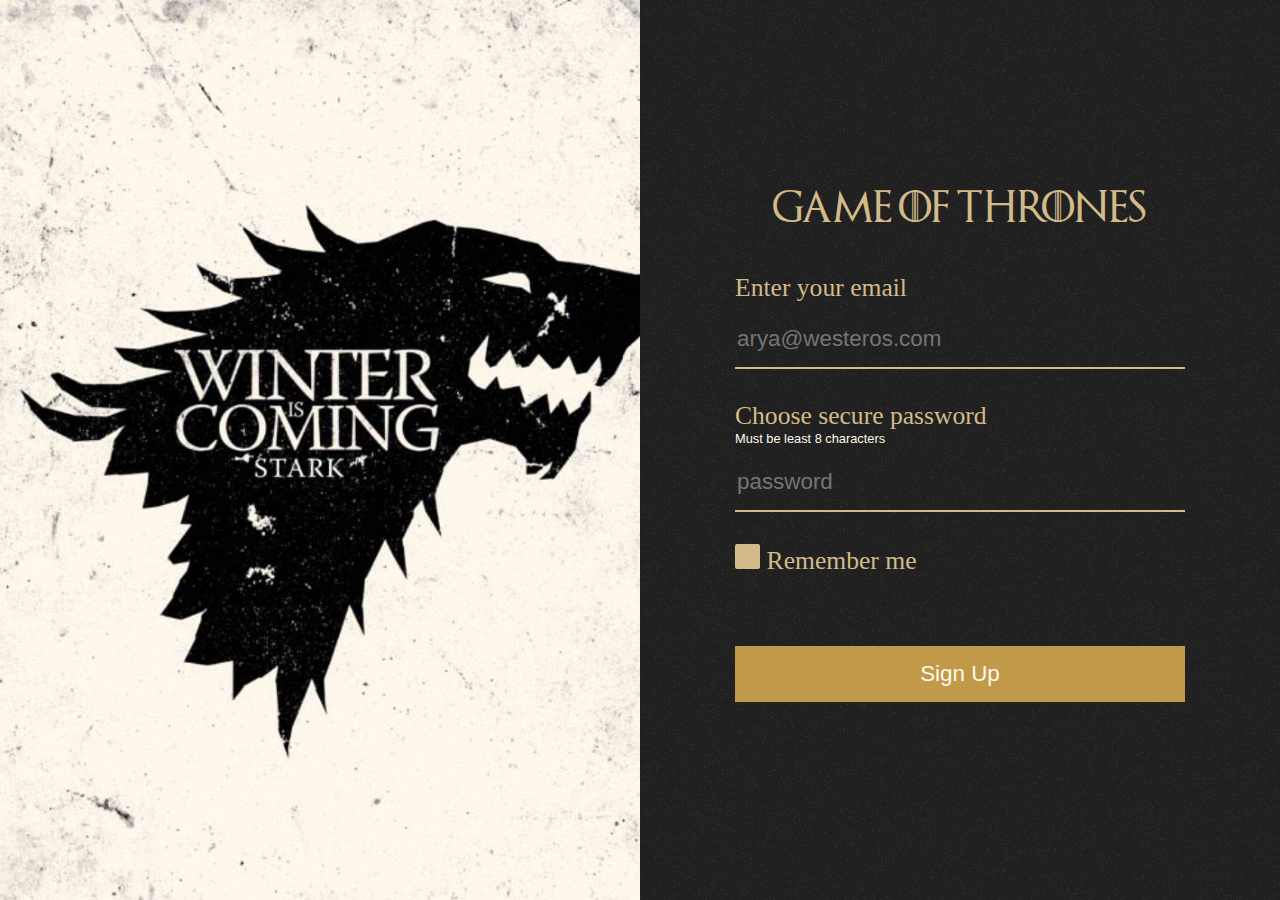
<file: game_of_thrones/index.html>
<!DOCTYPE>
<html>
	<head>
		<title>task4</title>
		<link  href = "./style.css"  type = "text/css"  rel = "stylesheet" >
	</head>
	<body>
		<div class="left box">
			
		</div>
		<div class="right box">
			
			<form>
				<h1>game of thrones</h1>
				<label for="email">Enter your email</label>
				<input type="email" id="email" placeholder="arya@westeros.com">
				<hr color="#d3bb89">
				<label for="password">Choose secure password<br><span>Must be least 8 characters</span></label>
				<input type="password" placeholder="password" minlength="8" id="password">
				<hr color="#d3bb89">
				<label >
				<input type="checkbox" class="checkbox" id="checkbox"><span class="mycheckbox"></span>
				Remember me</label>
				<input type="submit" value="Sign Up" class="button">
			</form>
			
			
			<!--
			<form>
				<h1>game of thrones</h1>
				<p>You've successfully joined the game.<br>
					Tell us more about yourself.</p>
				<label>Who are you?<br><span>Alpha-numeric username</span></label>
				<input type="text" placeholder="arya">
				<hr color="#d3bb89">
				<label>Your Great House</label>
				<select>
					<option value="">Select House</option>
					<option value="1">House-1</option>
					<option value="2">House-2</option>
				</select>
				<hr color="#d3bb89">
				<label>Your preferences, hoddies, wishes, etc.</label>
				<textarea rows="2" placeholder="I have a long TOKILL list..."></textarea>
				<hr color="#d3bb89">
				<input type="submit" value="Save" class="button">
			</form>
			-->
		</div>
	</body>
</html>
</file>
<file: game_of_thrones/style.css>
body{
	margin: 0;
	background-image: url(./fon.png);
	width: 100%;
  	height: 100%;
}
@font-face {
    font-family: "Gameof"; 
		src: url("./GameofThrones.ttf") format('truetype');
}
.box{
	width: 50%;
	height: 100%;
}

.left{
	background-image: url(./logo.jpg) ;
	float:left;
	background-position: center;
	background-size: cover;
}

.right{
	color:#d3bb89;
	float:right;
	display: flex;
  	align-items: center;
  	justify-content: center;
}


.button{
	background-color: #c19a49;
	padding: 15px;
  	width: 450px;
  	margin-top: 70px;
	cursor:pointer;
}

label{
	font-size:1.6em;
}
hr{
	margin-bottom:2em;
}
span{
	font-size: 0.5em;
  	font-family: sans-serif;
  	color: #fef8eb;
}

form h1{
	text-align: center;
	margin-bottom:10%;
	font-weight: 400;
	font-family: "Gameof";
	text-transform:uppercase;
}

input,select, textarea{
	margin-top:1em;
	margin-bottom:0.6em;
	background-color: unset;
 	border: none;
	display:block;
	font-size: 1.4em;
	outline: none;
	color:#fef8eb;
}

p{
	color:#fef8eb;
	border-left:solid 2px #d3bb89;
	padding-left:15px;
	font-size:20px;
}
 
textarea{
	width:400px;
	resize:none;
}
 
select{
	-webkit-appearance: none;
}
 
 option {
  	background-color: #202020;
  	color:  #fef8eb;
}

.checkbox {
  	display: none;
}
.mycheckbox {
  	height: 1.5em;
  	width: 1.5em;
  	display: inline-block;
  	position: relative;
  	background-color:#d3bb89;
  	border-radius:2px;
  	padding:3px;
}


[type=checkbox]:checked + .mycheckbox:before {
 	content: '\2715';
  	position: absolute;
  	top: -7px;
  	left: 1px;
  	font-size:2.2em;
  	color:#202020	;
}
</file>
